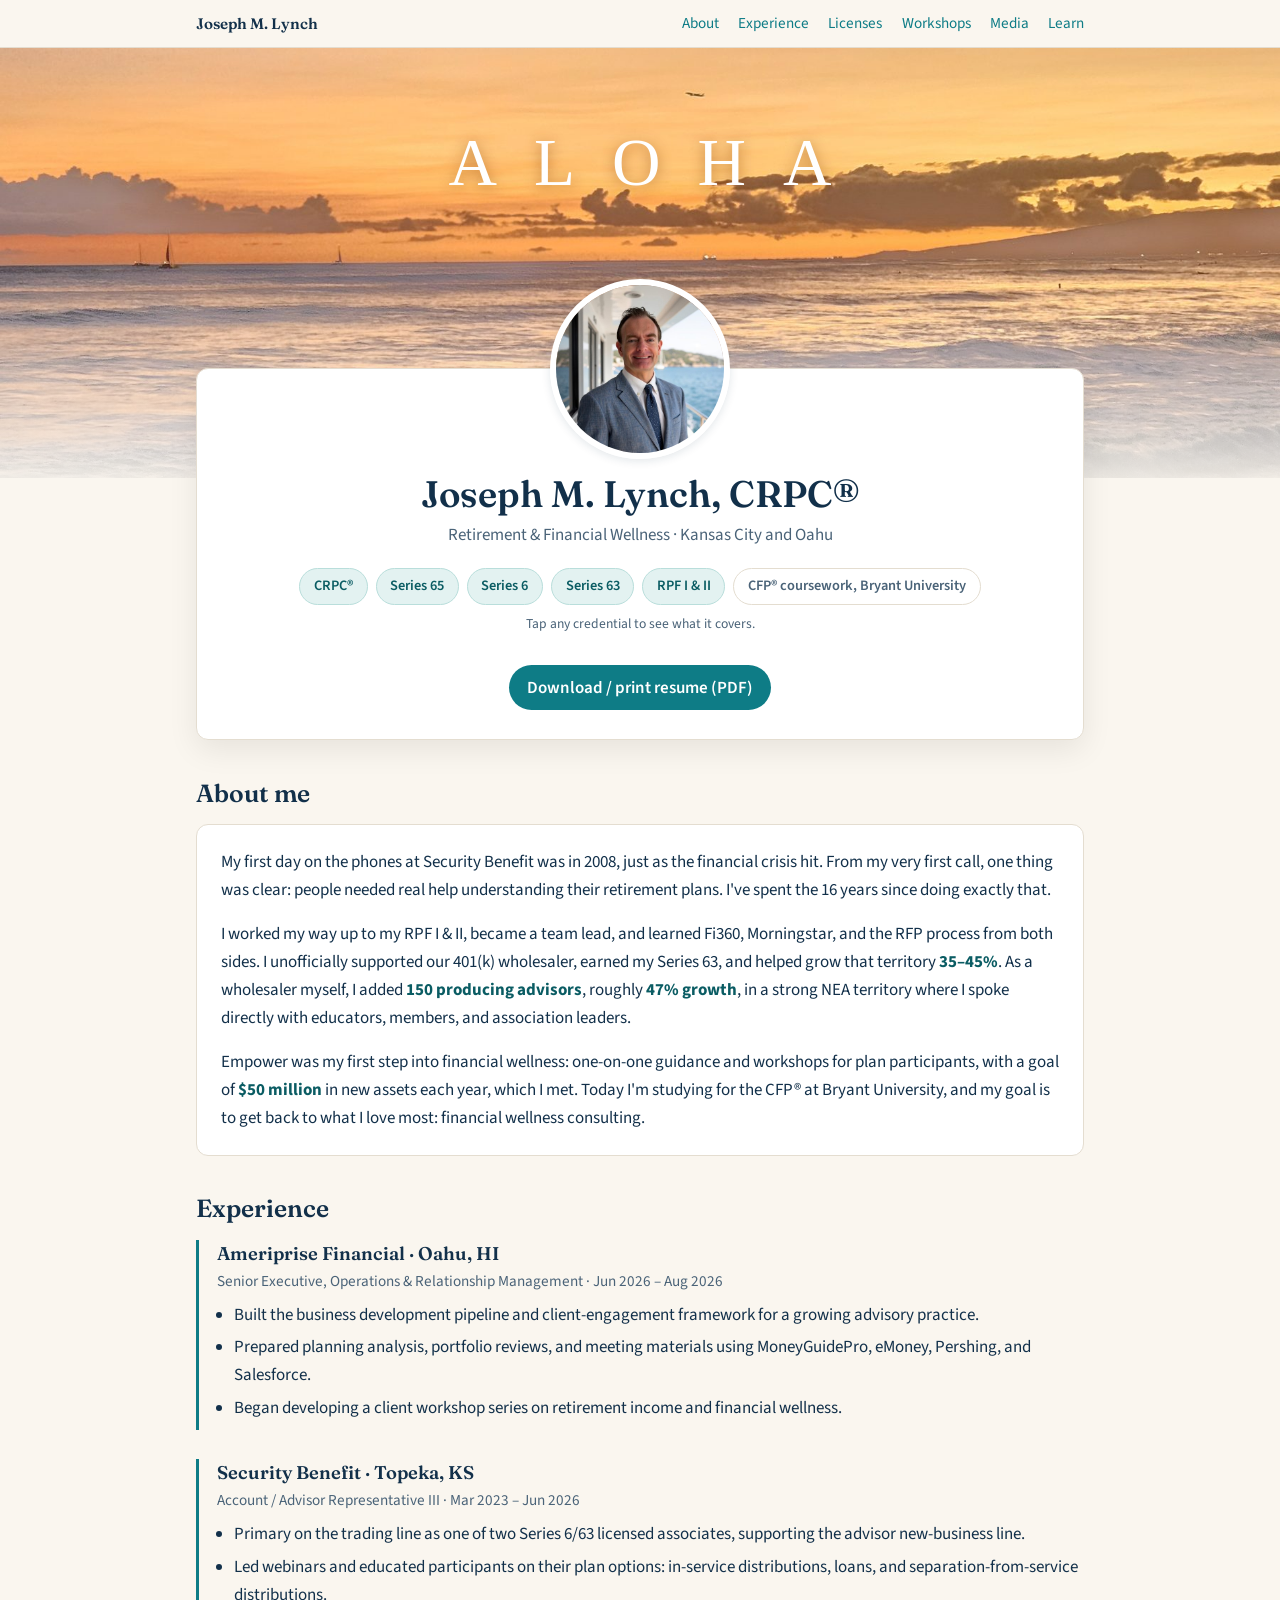
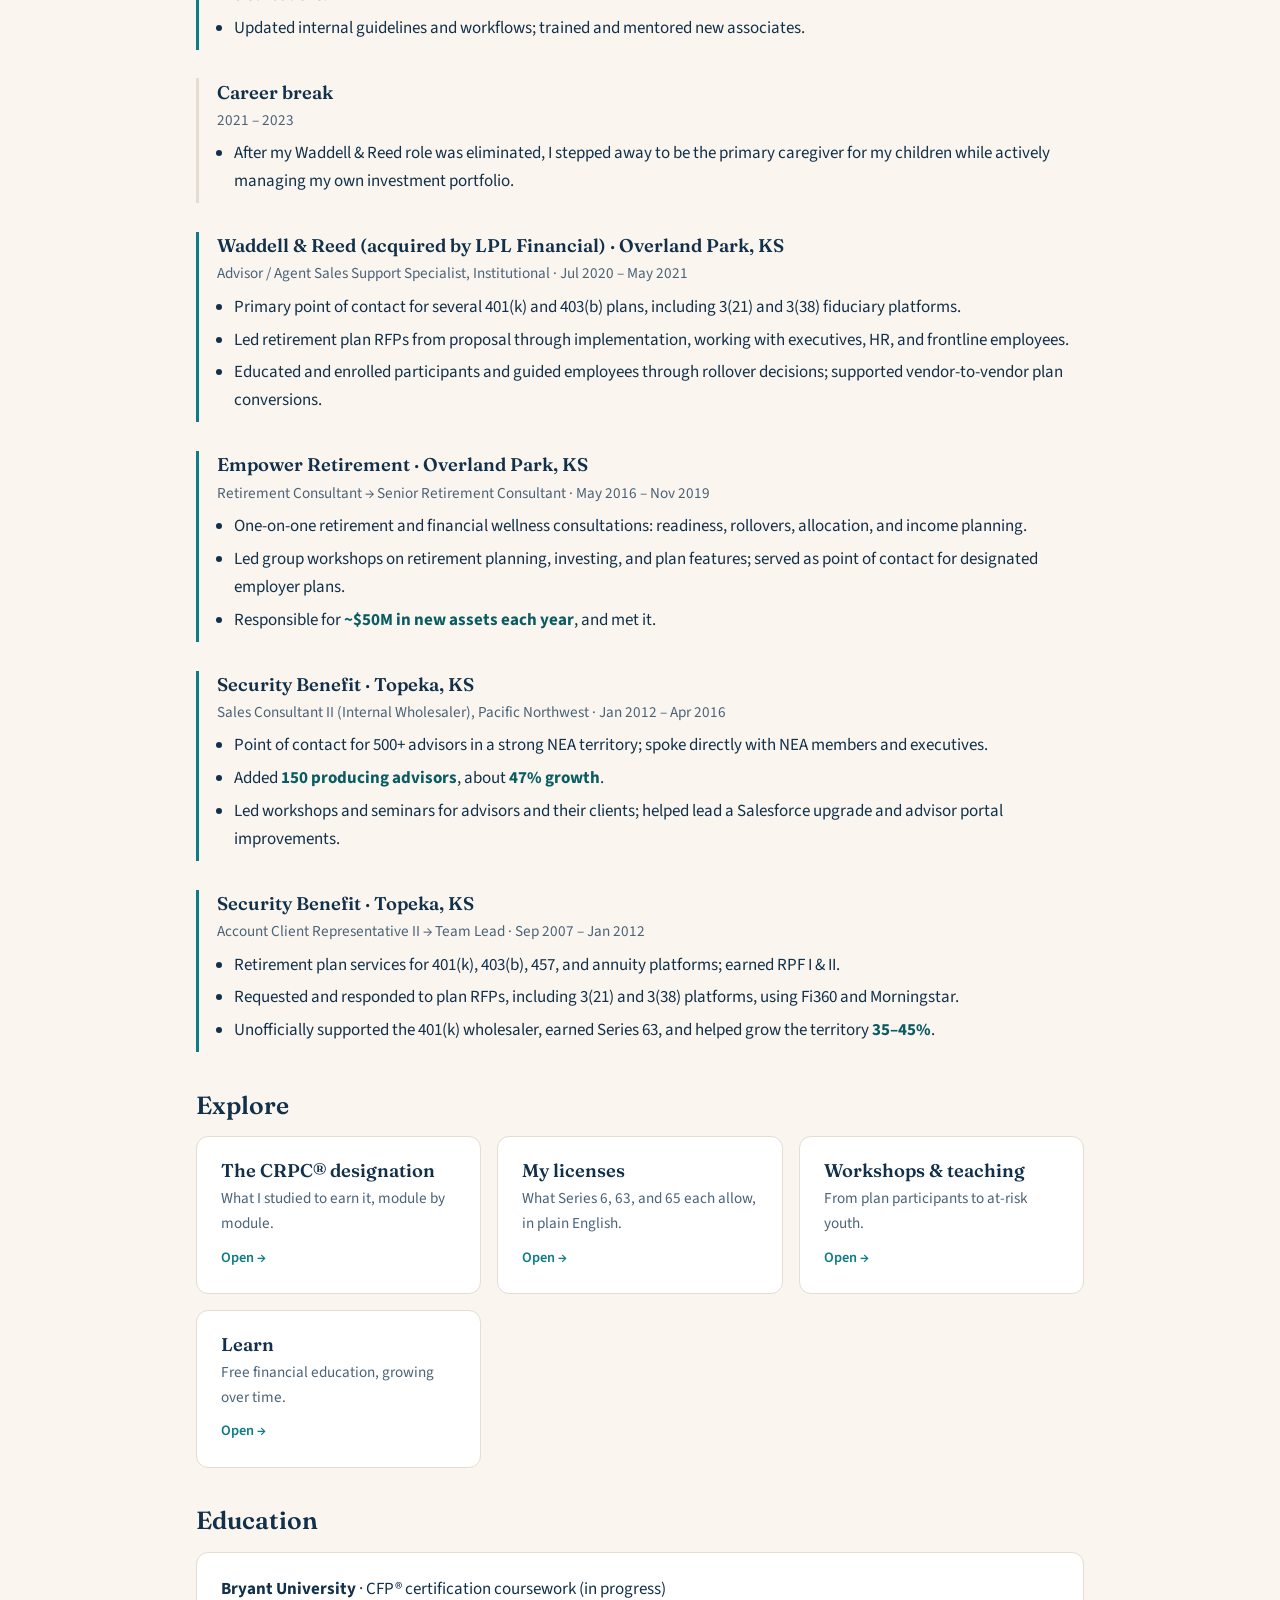
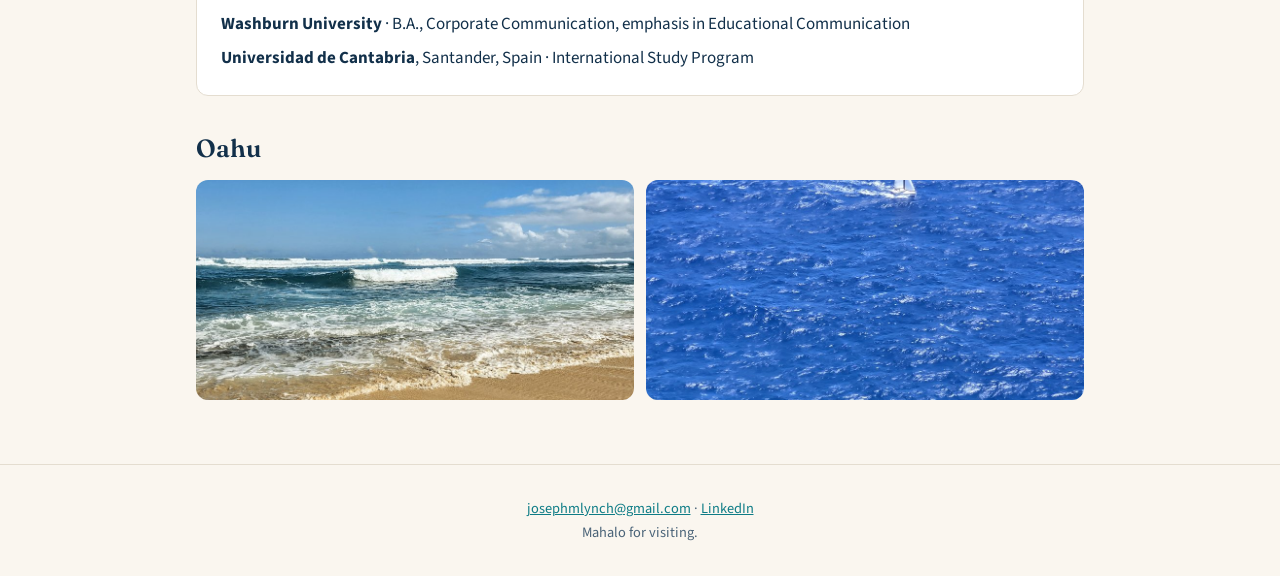
<file: index.html>
<!doctype html>
<html lang="en">
<head>
<meta charset="utf-8">
<meta name="viewport" content="width=device-width, initial-scale=1">
<title>Joseph M. Lynch, CRPC® | Retirement & Financial Wellness</title>
<meta name="description" content="Open resume of Joseph M. Lynch, CRPC®: 16+ years in retirement plans and financial wellness education.">
<link rel="preconnect" href="https://fonts.googleapis.com">
<link href="https://fonts.googleapis.com/css2?family=Fraunces:wght@600&family=Source+Sans+3:wght@400;600;700&display=swap" rel="stylesheet">
<link rel="stylesheet" href="style.css">
</head>
<body>
<nav class="nav"><div class="nav-inner">
  <a class="brand" href="index.html">Joseph M. Lynch</a>
  <a href="#about">About</a>
  <a href="#experience">Experience</a>
  <a href="licenses.html">Licenses</a>
  <a href="workshops.html">Workshops</a>
  <a href="media.html">Media</a>
  <a href="learn.html">Learn</a>
</div></nav>

<div class="banner" role="img" aria-label="Sunset over the ocean on Oahu">
  <p class="banner-aloha" aria-label="Aloha"><span>A</span><span>L</span><span>O</span><span>H</span><span>A</span></p>
</div>

<main class="wrap">
  <header class="hero profile">
    <img class="headshot" src="headshot.jpg" alt="Joseph Lynch">
    <h1>Joseph M. Lynch, CRPC®</h1>
    <p class="tagline">Retirement &amp; Financial Wellness · Kansas City and Oahu</p>
    <ul class="badges">
      <li><a class="badge" href="crpc.html">CRPC®</a></li>
      <li><a class="badge" href="licenses.html#s65">Series 65</a></li>
      <li><a class="badge" href="licenses.html#s6">Series 6</a></li>
      <li><a class="badge" href="licenses.html#s63">Series 63</a></li>
      <li><a class="badge" href="crpc.html#rpf">RPF I &amp; II</a></li>
      <li><span class="badge plain">CFP® coursework, Bryant University</span></li>
    </ul>
    <p class="hint">Tap any credential to see what it covers.</p>
    <a class="btn" href="Joseph-Lynch-Resume.pdf" target="_blank" rel="noopener">Download / print resume (PDF)</a>
  </header>

  <section id="about">
    <h2>About me</h2>
    <div class="card about">
      <p>My first day on the phones at Security Benefit was in 2008, just as the financial crisis hit. From my very first call, one thing was clear: people needed real help understanding their retirement plans. I've spent the 16 years since doing exactly that.</p>
      <p>I worked my way up to my RPF I &amp; II, became a team lead, and learned Fi360, Morningstar, and the RFP process from both sides. I unofficially supported our 401(k) wholesaler, earned my Series 63, and helped grow that territory <span class="stat">35–45%</span>. As a wholesaler myself, I added <span class="stat">150 producing advisors</span>, roughly <span class="stat">47% growth</span>, in a strong NEA territory where I spoke directly with educators, members, and association leaders.</p>
      <p>Empower was my first step into financial wellness: one-on-one guidance and workshops for plan participants, with a goal of <span class="stat">$50 million</span> in new assets each year, which I met. Today I'm studying for the CFP® at Bryant University, and my goal is to get back to what I love most: financial wellness consulting.</p>
    </div>
  </section>

  <section id="experience">
    <h2>Experience</h2>

    <div class="job">
      <h3>Ameriprise Financial · Oahu, HI</h3>
      <div class="meta">Senior Executive, Operations &amp; Relationship Management · Jun 2026 – Aug 2026</div>
      <ul>
        <li>Built the business development pipeline and client-engagement framework for a growing advisory practice.</li>
        <li>Prepared planning analysis, portfolio reviews, and meeting materials using MoneyGuidePro, eMoney, Pershing, and Salesforce.</li>
        <li>Began developing a client workshop series on retirement income and financial wellness.</li>
      </ul>
    </div>

    <div class="job">
      <h3>Security Benefit · Topeka, KS</h3>
      <div class="meta">Account / Advisor Representative III · Mar 2023 – Jun 2026</div>
      <ul>
        <li>Primary on the trading line as one of two Series 6/63 licensed associates, supporting the advisor new-business line.</li>
        <li>Led webinars and educated participants on their plan options: in-service distributions, loans, and separation-from-service distributions.</li>
        <li>Updated internal guidelines and workflows; trained and mentored new associates.</li>
      </ul>
    </div>

    <div class="job break">
      <h3>Career break</h3>
      <div class="meta">2021 – 2023</div>
      <ul>
        <li>After my Waddell &amp; Reed role was eliminated, I stepped away to be the primary caregiver for my children while actively managing my own investment portfolio.</li>
      </ul>
    </div>

    <div class="job">
      <h3>Waddell &amp; Reed (acquired by LPL Financial) · Overland Park, KS</h3>
      <div class="meta">Advisor / Agent Sales Support Specialist, Institutional · Jul 2020 – May 2021</div>
      <ul>
        <li>Primary point of contact for several 401(k) and 403(b) plans, including 3(21) and 3(38) fiduciary platforms.</li>
        <li>Led retirement plan RFPs from proposal through implementation, working with executives, HR, and frontline employees.</li>
        <li>Educated and enrolled participants and guided employees through rollover decisions; supported vendor-to-vendor plan conversions.</li>
      </ul>
    </div>

    <div class="job">
      <h3>Empower Retirement · Overland Park, KS</h3>
      <div class="meta">Retirement Consultant → Senior Retirement Consultant · May 2016 – Nov 2019</div>
      <ul>
        <li>One-on-one retirement and financial wellness consultations: readiness, rollovers, allocation, and income planning.</li>
        <li>Led group workshops on retirement planning, investing, and plan features; served as point of contact for designated employer plans.</li>
        <li>Responsible for <span class="stat">~$50M in new assets each year</span>, and met it.</li>
      </ul>
    </div>

    <div class="job">
      <h3>Security Benefit · Topeka, KS</h3>
      <div class="meta">Sales Consultant II (Internal Wholesaler), Pacific Northwest · Jan 2012 – Apr 2016</div>
      <ul>
        <li>Point of contact for 500+ advisors in a strong NEA territory; spoke directly with NEA members and executives.</li>
        <li>Added <span class="stat">150 producing advisors</span>, about <span class="stat">47% growth</span>.</li>
        <li>Led workshops and seminars for advisors and their clients; helped lead a Salesforce upgrade and advisor portal improvements.</li>
      </ul>
    </div>

    <div class="job">
      <h3>Security Benefit · Topeka, KS</h3>
      <div class="meta">Account Client Representative II → Team Lead · Sep 2007 – Jan 2012</div>
      <ul>
        <li>Retirement plan services for 401(k), 403(b), 457, and annuity platforms; earned RPF I &amp; II.</li>
        <li>Requested and responded to plan RFPs, including 3(21) and 3(38) platforms, using Fi360 and Morningstar.</li>
        <li>Unofficially supported the 401(k) wholesaler, earned Series 63, and helped grow the territory <span class="stat">35–45%</span>.</li>
      </ul>
    </div>
  </section>

  <section>
    <h2>Explore</h2>
    <div class="grid">
      <a class="card tile" href="crpc.html"><h3>The CRPC® designation</h3><p>What I studied to earn it, module by module.</p><span class="go">Open →</span></a>
      <a class="card tile" href="licenses.html"><h3>My licenses</h3><p>What Series 6, 63, and 65 each allow, in plain English.</p><span class="go">Open →</span></a>
      <a class="card tile" href="workshops.html"><h3>Workshops &amp; teaching</h3><p>From plan participants to at-risk youth.</p><span class="go">Open →</span></a>
      <a class="card tile" href="learn.html"><h3>Learn</h3><p>Free financial education, growing over time.</p><span class="go">Open →</span></a>
    </div>
  </section>

  <section>
    <h2>Education</h2>
    <div class="card">
      <p style="margin:0 0 .4rem"><b>Bryant University</b> · CFP® certification coursework (in progress)</p>
      <p style="margin:0 0 .4rem"><b>Washburn University</b> · B.A., Corporate Communication, emphasis in Educational Communication</p>
      <p style="margin:0"><b>Universidad de Cantabria</b>, Santander, Spain · International Study Program</p>
    </div>
  </section>

  <section>
    <h2>Oahu</h2>
    <div class="photos">
      <img src="beach.jpg" alt="Waves rolling onto a sandy beach on Oahu">
      <img src="sailboat.jpg" alt="A sailboat on deep blue water off Oahu">
    </div>
  </section>
</main>

<footer>
  <a href="mailto:josephmlynch@gmail.com">josephmlynch@gmail.com</a> ·
  <a href="https://www.linkedin.com/in/jmlynchcrpc-financial">LinkedIn</a><br>
  Mahalo for visiting.
</footer>
</body>
</html>
</file>
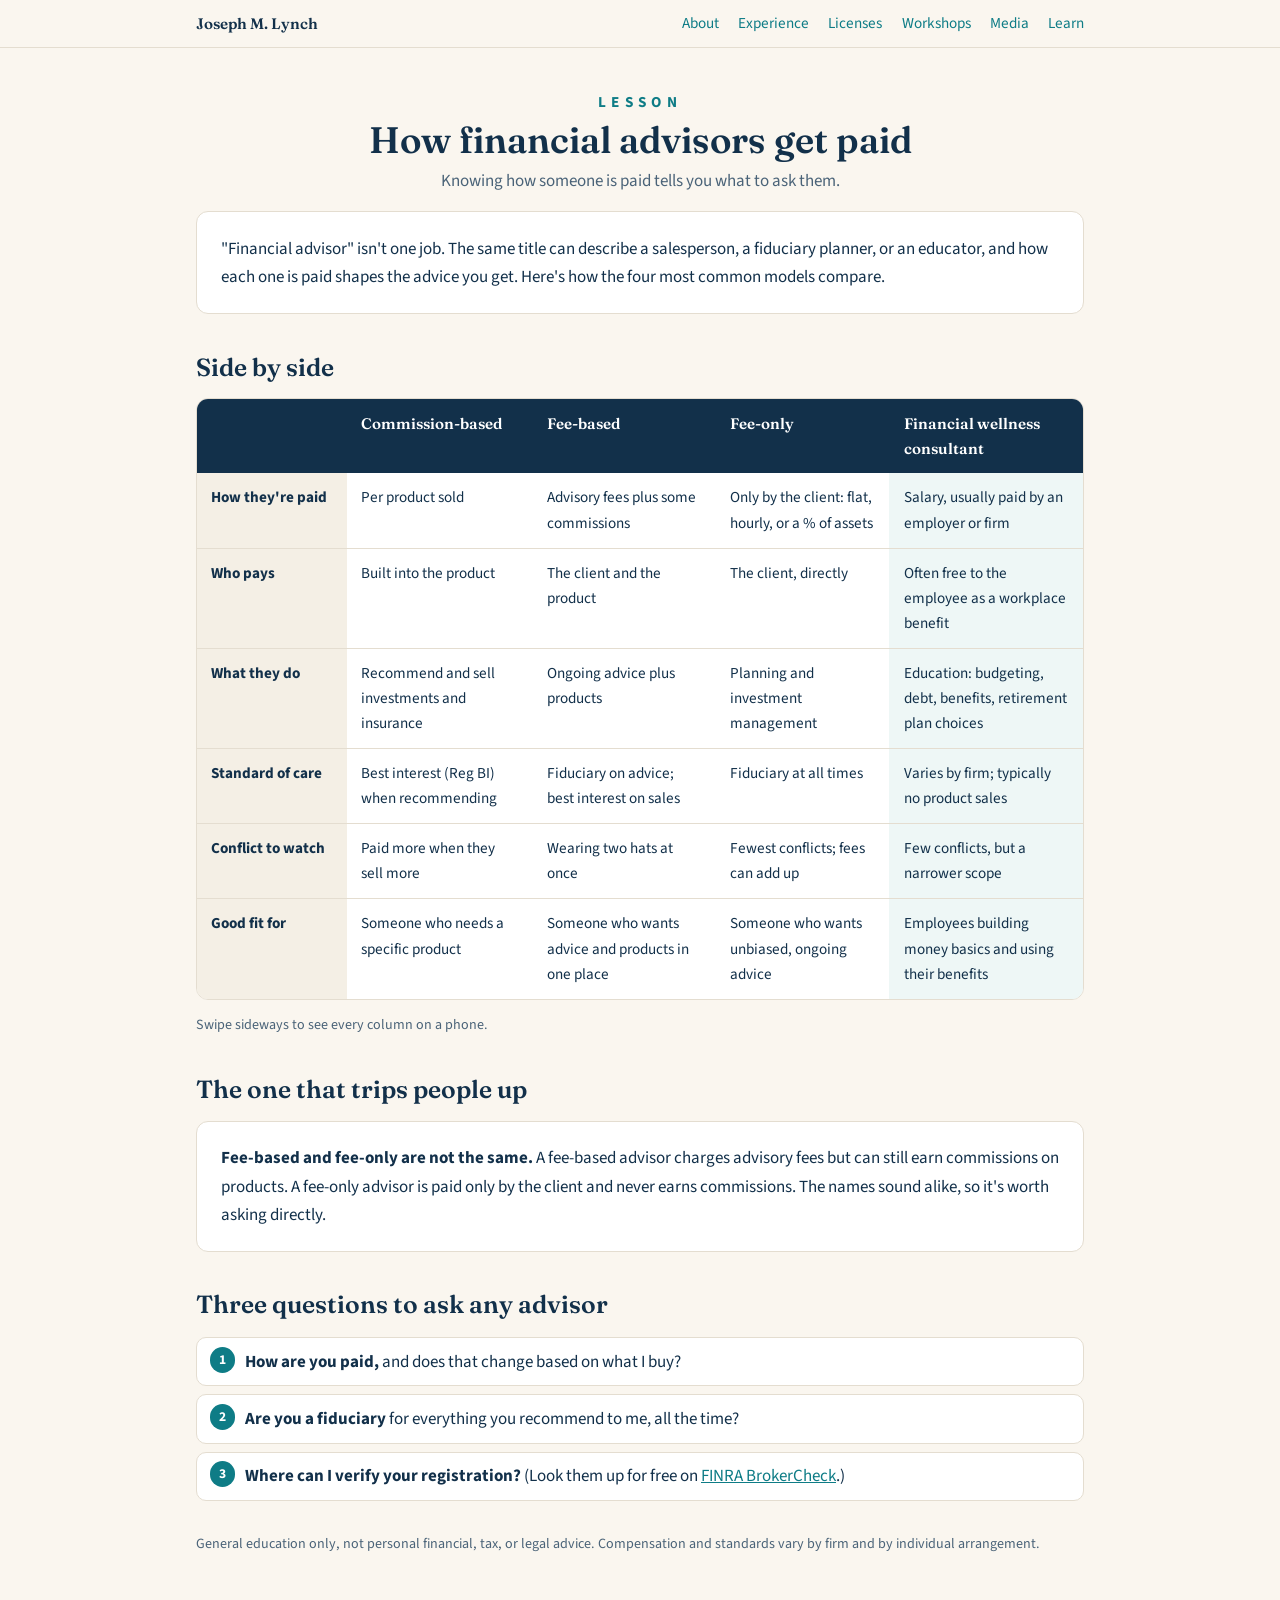
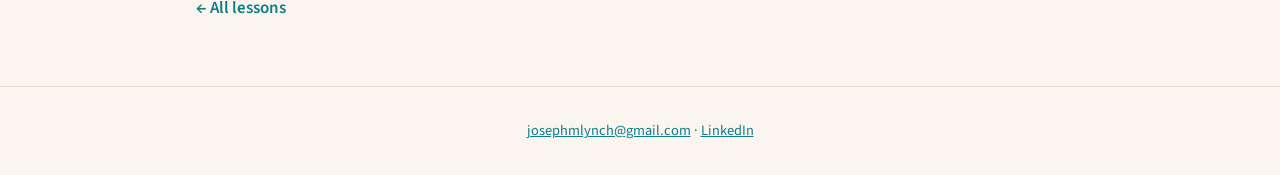
<file: advisor-pay.html>
<!doctype html>
<html lang="en">
<head>
<meta charset="utf-8">
<meta name="viewport" content="width=device-width, initial-scale=1">
<title>How Financial Advisors Get Paid | Joseph M. Lynch</title>
<meta name="description" content="A plain-English comparison of commission-based, fee-based, fee-only, and financial wellness professionals.">
<link rel="preconnect" href="https://fonts.googleapis.com">
<link href="https://fonts.googleapis.com/css2?family=Fraunces:wght@600&family=Source+Sans+3:wght@400;600;700&display=swap" rel="stylesheet">
<link rel="stylesheet" href="style.css">
</head>
<body>
<nav class="nav"><div class="nav-inner">
  <a class="brand" href="index.html">Joseph M. Lynch</a>
  <a href="index.html#about">About</a>
  <a href="index.html#experience">Experience</a>
  <a href="licenses.html">Licenses</a>
  <a href="workshops.html">Workshops</a>
  <a href="media.html">Media</a>
  <a href="learn.html">Learn</a>
</div></nav>

<main class="wrap">
  <header class="hero">
    <div class="aloha">LESSON</div>
    <h1>How financial advisors get paid</h1>
    <p class="tagline">Knowing how someone is paid tells you what to ask them.</p>
  </header>

  <div class="card">
    <p style="margin:0">"Financial advisor" isn't one job. The same title can describe a salesperson, a fiduciary planner, or an educator, and how each one is paid shapes the advice you get. Here's how the four most common models compare.</p>
  </div>

  <h2>Side by side</h2>
  <div class="table-wrap">
    <table>
      <thead>
        <tr><th></th><th>Commission-based</th><th>Fee-based</th><th>Fee-only</th><th>Financial wellness consultant</th></tr>
      </thead>
      <tbody>
        <tr><th>How they're paid</th><td>Per product sold</td><td>Advisory fees plus some commissions</td><td>Only by the client: flat, hourly, or a % of assets</td><td class="hl">Salary, usually paid by an employer or firm</td></tr>
        <tr><th>Who pays</th><td>Built into the product</td><td>The client and the product</td><td>The client, directly</td><td class="hl">Often free to the employee as a workplace benefit</td></tr>
        <tr><th>What they do</th><td>Recommend and sell investments and insurance</td><td>Ongoing advice plus products</td><td>Planning and investment management</td><td class="hl">Education: budgeting, debt, benefits, retirement plan choices</td></tr>
        <tr><th>Standard of care</th><td>Best interest (Reg BI) when recommending</td><td>Fiduciary on advice; best interest on sales</td><td>Fiduciary at all times</td><td class="hl">Varies by firm; typically no product sales</td></tr>
        <tr><th>Conflict to watch</th><td>Paid more when they sell more</td><td>Wearing two hats at once</td><td>Fewest conflicts; fees can add up</td><td class="hl">Few conflicts, but a narrower scope</td></tr>
        <tr><th>Good fit for</th><td>Someone who needs a specific product</td><td>Someone who wants advice and products in one place</td><td>Someone who wants unbiased, ongoing advice</td><td class="hl">Employees building money basics and using their benefits</td></tr>
      </tbody>
    </table>
  </div>
  <p class="note">Swipe sideways to see every column on a phone.</p>

  <h2>The one that trips people up</h2>
  <div class="card">
    <p style="margin:0"><b>Fee-based and fee-only are not the same.</b> A fee-based advisor charges advisory fees but can still earn commissions on products. A fee-only advisor is paid only by the client and never earns commissions. The names sound alike, so it's worth asking directly.</p>
  </div>

  <h2>Three questions to ask any advisor</h2>
  <ol class="modules">
    <li><b>How are you paid,</b> and does that change based on what I buy?</li>
    <li><b>Are you a fiduciary</b> for everything you recommend to me, all the time?</li>
    <li><b>Where can I verify your registration?</b> (Look them up for free on <a href="https://brokercheck.finra.org/" target="_blank" rel="noopener">FINRA BrokerCheck</a>.)</li>
  </ol>

  <p class="note" style="margin-top:2rem">General education only, not personal financial, tax, or legal advice. Compensation and standards vary by firm and by individual arrangement.</p>
  <a class="back" href="learn.html">← All lessons</a>
</main>

<footer>
  <a href="mailto:josephmlynch@gmail.com">josephmlynch@gmail.com</a> ·
  <a href="https://www.linkedin.com/in/jmlynchcrpc-financial">LinkedIn</a>
</footer>
</body>
</html>
</file>
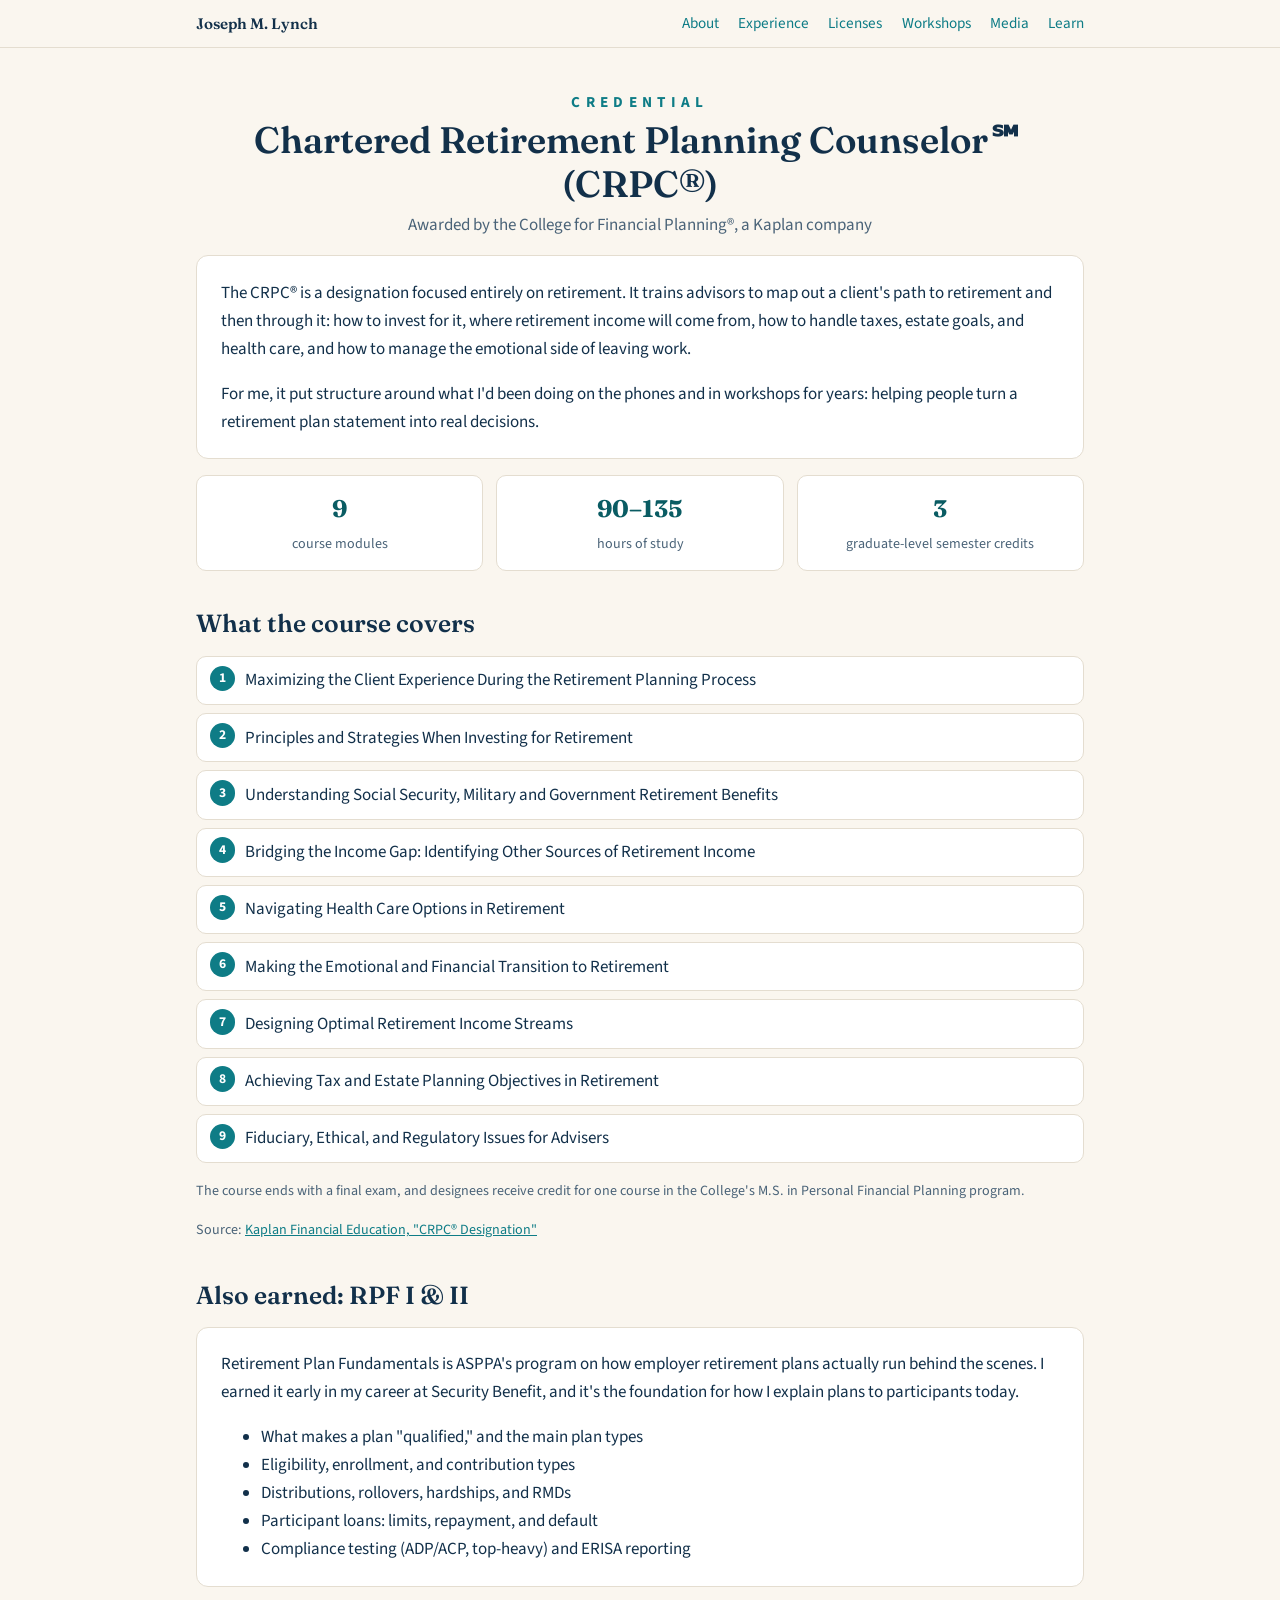
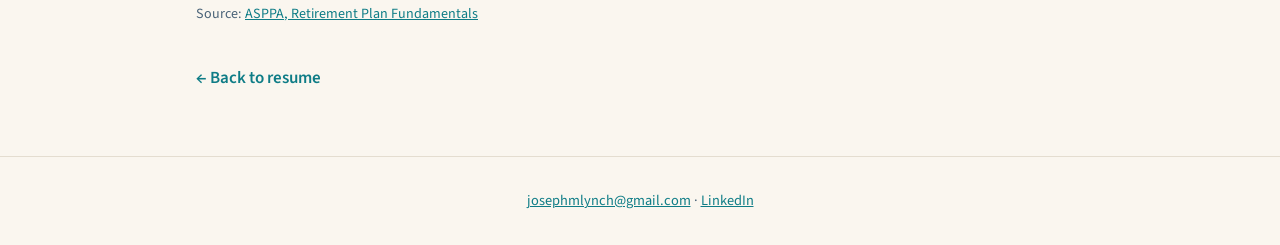
<file: crpc.html>
<!doctype html>
<html lang="en">
<head>
<meta charset="utf-8">
<meta name="viewport" content="width=device-width, initial-scale=1">
<title>The CRPC® Designation | Joseph M. Lynch</title>
<link rel="preconnect" href="https://fonts.googleapis.com">
<link href="https://fonts.googleapis.com/css2?family=Fraunces:wght@600&family=Source+Sans+3:wght@400;600;700&display=swap" rel="stylesheet">
<link rel="stylesheet" href="style.css">
</head>
<body>
<nav class="nav"><div class="nav-inner">
  <a class="brand" href="index.html">Joseph M. Lynch</a>
  <a href="index.html#about">About</a>
  <a href="index.html#experience">Experience</a>
  <a href="licenses.html">Licenses</a>
  <a href="workshops.html">Workshops</a>
  <a href="media.html">Media</a>
  <a href="learn.html">Learn</a>
</div></nav>

<main class="wrap">
  <header class="hero">
    <div class="aloha">CREDENTIAL</div>
    <h1>Chartered Retirement Planning Counselor℠ (CRPC®)</h1>
    <p class="tagline">Awarded by the College for Financial Planning®, a Kaplan company</p>
  </header>

  <div class="card">
    <p style="margin-top:0">The CRPC® is a designation focused entirely on retirement. It trains advisors to map out a client's path to retirement and then through it: how to invest for it, where retirement income will come from, how to handle taxes, estate goals, and health care, and how to manage the emotional side of leaving work.</p>
    <p style="margin-bottom:0">For me, it put structure around what I'd been doing on the phones and in workshops for years: helping people turn a retirement plan statement into real decisions.</p>
  </div>

  <div class="facts">
    <div class="fact"><b>9</b><span>course modules</span></div>
    <div class="fact"><b>90–135</b><span>hours of study</span></div>
    <div class="fact"><b>3</b><span>graduate-level semester credits</span></div>
  </div>

  <h2>What the course covers</h2>
  <ol class="modules">
    <li>Maximizing the Client Experience During the Retirement Planning Process</li>
    <li>Principles and Strategies When Investing for Retirement</li>
    <li>Understanding Social Security, Military and Government Retirement Benefits</li>
    <li>Bridging the Income Gap: Identifying Other Sources of Retirement Income</li>
    <li>Navigating Health Care Options in Retirement</li>
    <li>Making the Emotional and Financial Transition to Retirement</li>
    <li>Designing Optimal Retirement Income Streams</li>
    <li>Achieving Tax and Estate Planning Objectives in Retirement</li>
    <li>Fiduciary, Ethical, and Regulatory Issues for Advisers</li>
  </ol>
  <p class="note">The course ends with a final exam, and designees receive credit for one course in the College's M.S. in Personal Financial Planning program.</p>
  <p class="source">Source: <a href="https://www.kaplanfinancial.com/resources/career-advancement/crpc-designation" target="_blank" rel="noopener">Kaplan Financial Education, "CRPC® Designation"</a></p>

  <h2 id="rpf">Also earned: RPF I &amp; II</h2>
  <div class="card">
    <p style="margin-top:0">Retirement Plan Fundamentals is ASPPA's program on how employer retirement plans actually run behind the scenes. I earned it early in my career at Security Benefit, and it's the foundation for how I explain plans to participants today.</p>
    <ul style="margin-bottom:0">
      <li>What makes a plan "qualified," and the main plan types</li>
      <li>Eligibility, enrollment, and contribution types</li>
      <li>Distributions, rollovers, hardships, and RMDs</li>
      <li>Participant loans: limits, repayment, and default</li>
      <li>Compliance testing (ADP/ACP, top-heavy) and ERISA reporting</li>
    </ul>
  </div>
  <p class="source">Source: <a href="https://www.asppa-net.org/certificates-credentials/rpf/" target="_blank" rel="noopener">ASPPA, Retirement Plan Fundamentals</a></p>

  <a class="back" href="index.html">← Back to resume</a>
</main>

<footer>
  <a href="mailto:josephmlynch@gmail.com">josephmlynch@gmail.com</a> ·
  <a href="https://www.linkedin.com/in/jmlynchcrpc-financial">LinkedIn</a>
</footer>
</body>
</html>
</file>
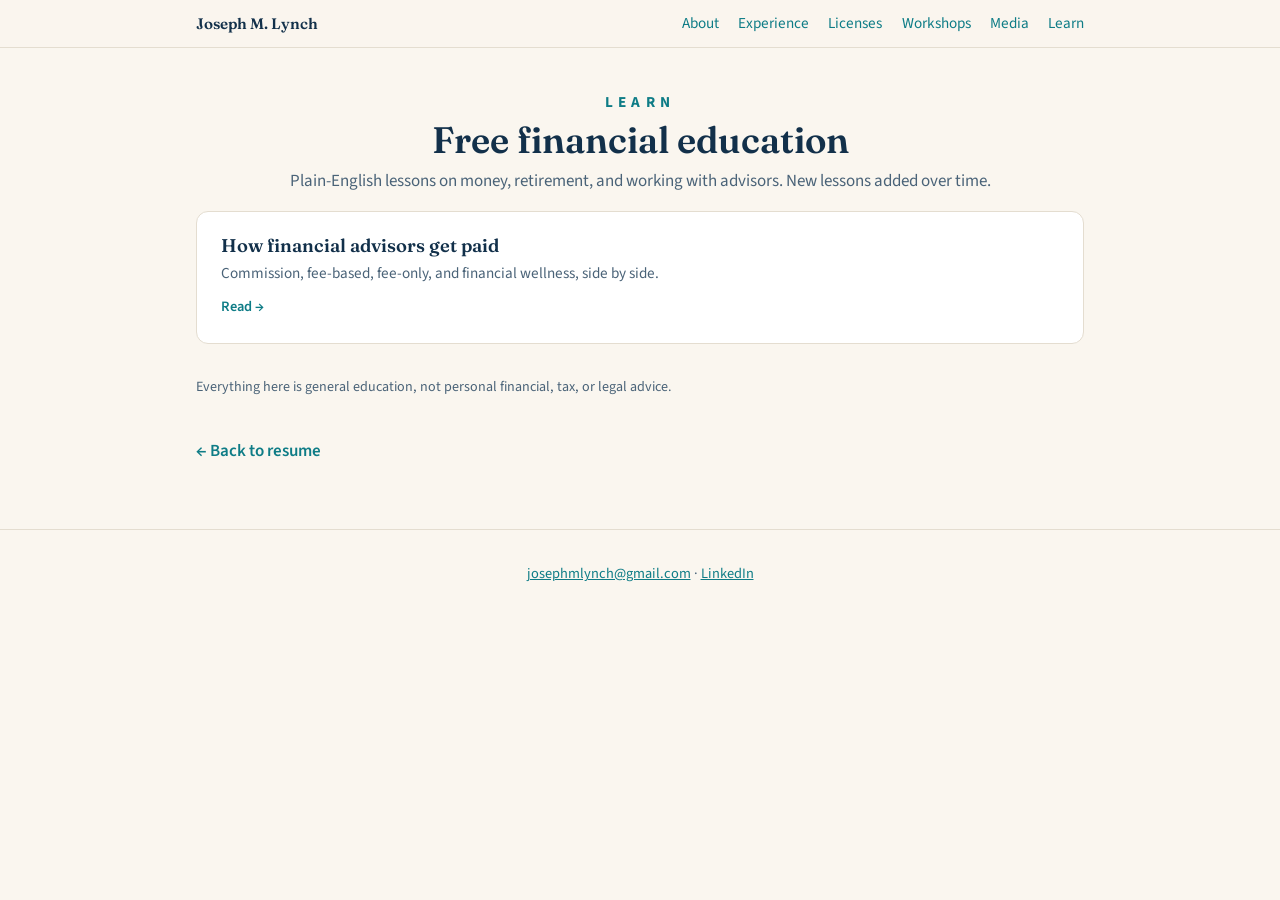
<file: learn.html>
<!doctype html>
<html lang="en">
<head>
<meta charset="utf-8">
<meta name="viewport" content="width=device-width, initial-scale=1">
<title>Learn | Joseph M. Lynch</title>
<link rel="preconnect" href="https://fonts.googleapis.com">
<link href="https://fonts.googleapis.com/css2?family=Fraunces:wght@600&family=Source+Sans+3:wght@400;600;700&display=swap" rel="stylesheet">
<link rel="stylesheet" href="style.css">
</head>
<body>
<nav class="nav"><div class="nav-inner">
  <a class="brand" href="index.html">Joseph M. Lynch</a>
  <a href="index.html#about">About</a>
  <a href="index.html#experience">Experience</a>
  <a href="licenses.html">Licenses</a>
  <a href="workshops.html">Workshops</a>
  <a href="media.html">Media</a>
  <a href="learn.html">Learn</a>
</div></nav>

<main class="wrap">
  <header class="hero">
    <div class="aloha">LEARN</div>
    <h1>Free financial education</h1>
    <p class="tagline">Plain-English lessons on money, retirement, and working with advisors. New lessons added over time.</p>
  </header>

  <div class="grid">
    <!-- LESSONS: to add a lesson, copy one <a> block below and change the link, title, and description -->
    <a class="card tile" href="advisor-pay.html">
      <h3>How financial advisors get paid</h3>
      <p>Commission, fee-based, fee-only, and financial wellness, side by side.</p>
      <span class="go">Read →</span>
    </a>
  </div>

  <p class="note" style="margin-top:2rem">Everything here is general education, not personal financial, tax, or legal advice.</p>
  <a class="back" href="index.html">← Back to resume</a>
</main>

<footer>
  <a href="mailto:josephmlynch@gmail.com">josephmlynch@gmail.com</a> ·
  <a href="https://www.linkedin.com/in/jmlynchcrpc-financial">LinkedIn</a>
</footer>
</body>
</html>
</file>
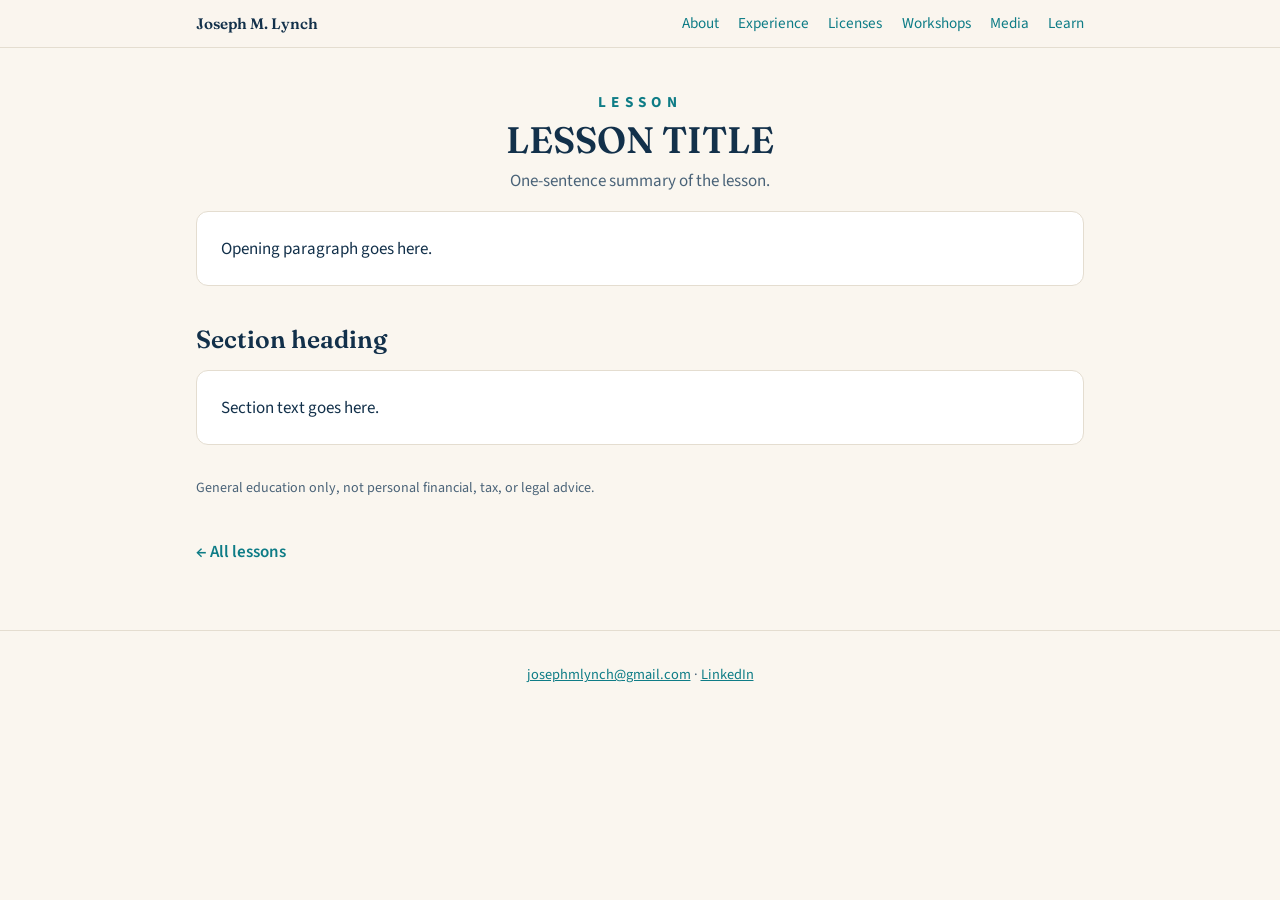
<file: lesson-template.html>
<!doctype html>
<html lang="en">
<head>
<meta charset="utf-8">
<meta name="viewport" content="width=device-width, initial-scale=1">
<title>LESSON TITLE | Joseph M. Lynch</title>
<link rel="preconnect" href="https://fonts.googleapis.com">
<link href="https://fonts.googleapis.com/css2?family=Fraunces:wght@600&family=Source+Sans+3:wght@400;600;700&display=swap" rel="stylesheet">
<link rel="stylesheet" href="style.css">
</head>
<body>
<nav class="nav"><div class="nav-inner">
  <a class="brand" href="index.html">Joseph M. Lynch</a>
  <a href="index.html#about">About</a>
  <a href="index.html#experience">Experience</a>
  <a href="licenses.html">Licenses</a>
  <a href="workshops.html">Workshops</a>
  <a href="media.html">Media</a>
  <a href="learn.html">Learn</a>
</div></nav>
<main class="wrap">
  <header class="hero">
    <div class="aloha">LESSON</div>
    <h1>LESSON TITLE</h1>
    <p class="tagline">One-sentence summary of the lesson.</p>
  </header>
  <div class="card">
    <p style="margin:0">Opening paragraph goes here.</p>
  </div>
  <h2>Section heading</h2>
  <div class="card">
    <p style="margin:0">Section text goes here.</p>
  </div>
  <p class="note" style="margin-top:2rem">General education only, not personal financial, tax, or legal advice.</p>
  <a class="back" href="learn.html">← All lessons</a>
</main>
<footer>
  <a href="mailto:josephmlynch@gmail.com">josephmlynch@gmail.com</a> ·
  <a href="https://www.linkedin.com/in/jmlynchcrpc-financial">LinkedIn</a>
</footer>
</body>
</html>
</file>
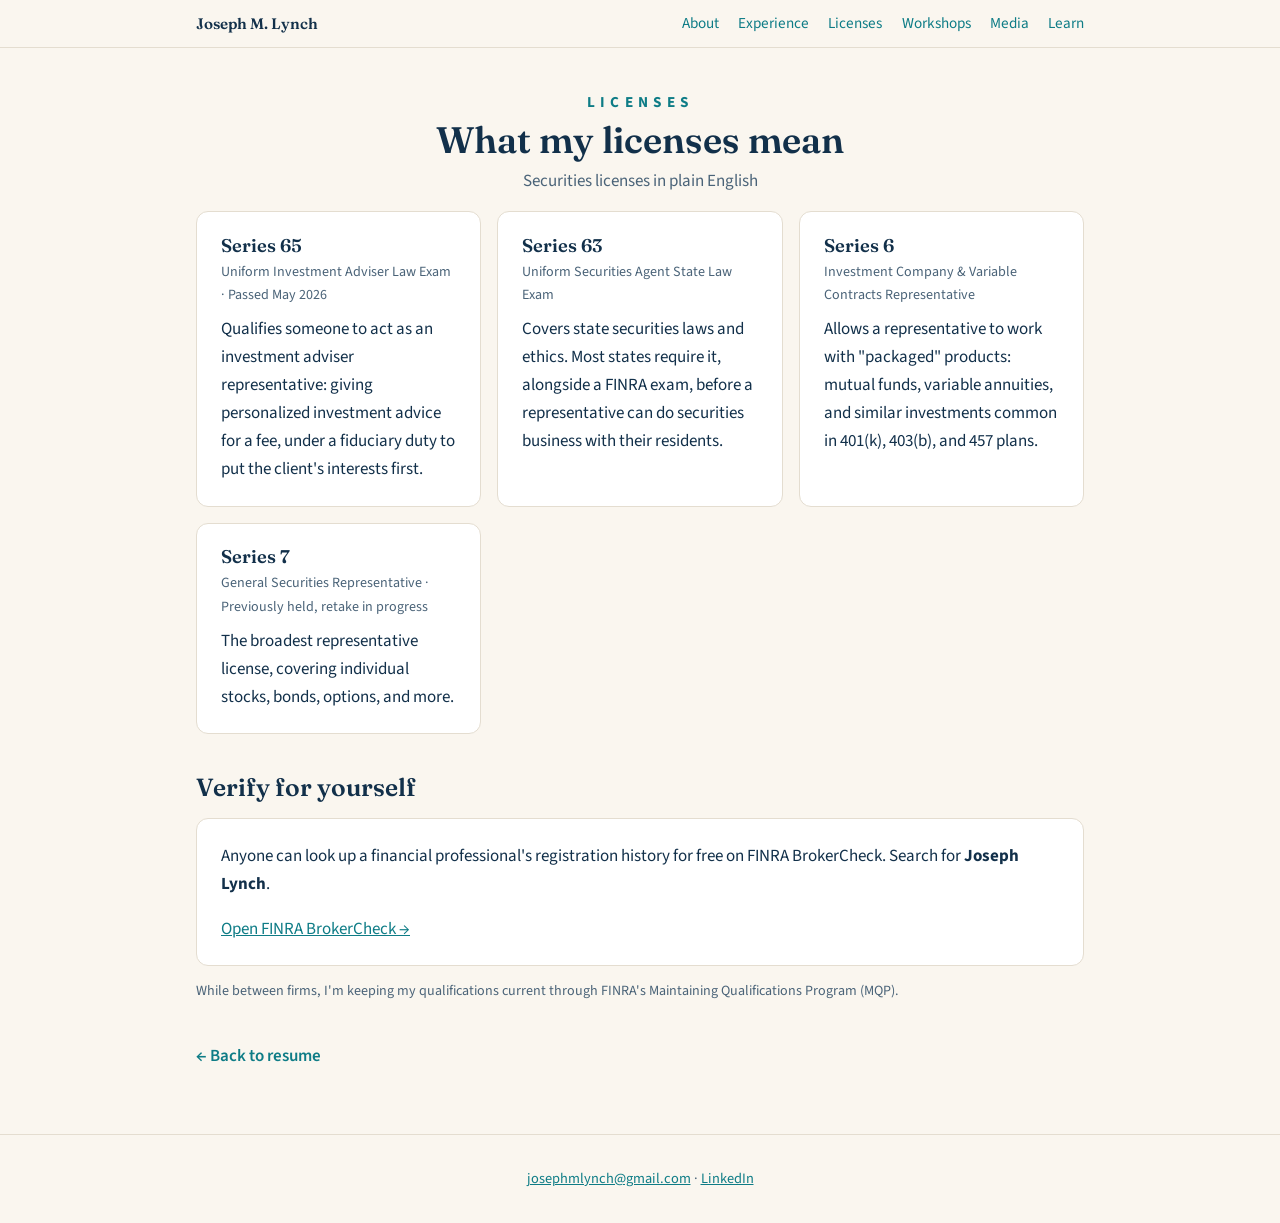
<file: licenses.html>
<!doctype html>
<html lang="en">
<head>
<meta charset="utf-8">
<meta name="viewport" content="width=device-width, initial-scale=1">
<title>Licenses | Joseph M. Lynch</title>
<link rel="preconnect" href="https://fonts.googleapis.com">
<link href="https://fonts.googleapis.com/css2?family=Fraunces:wght@600&family=Source+Sans+3:wght@400;600;700&display=swap" rel="stylesheet">
<link rel="stylesheet" href="style.css">
</head>
<body>
<nav class="nav"><div class="nav-inner">
  <a class="brand" href="index.html">Joseph M. Lynch</a>
  <a href="index.html#about">About</a>
  <a href="index.html#experience">Experience</a>
  <a href="licenses.html">Licenses</a>
  <a href="workshops.html">Workshops</a>
  <a href="media.html">Media</a>
  <a href="learn.html">Learn</a>
</div></nav>

<main class="wrap">
  <header class="hero">
    <div class="aloha">LICENSES</div>
    <h1>What my licenses mean</h1>
    <p class="tagline">Securities licenses in plain English</p>
  </header>

  <div class="grid">
    <div class="card" id="s65">
      <h3>Series 65</h3>
      <p class="note" style="margin:0 0 .5rem">Uniform Investment Adviser Law Exam · Passed May 2026</p>
      <p style="margin:0">Qualifies someone to act as an investment adviser representative: giving personalized investment advice for a fee, under a fiduciary duty to put the client's interests first.</p>
    </div>
    <div class="card" id="s63">
      <h3>Series 63</h3>
      <p class="note" style="margin:0 0 .5rem">Uniform Securities Agent State Law Exam</p>
      <p style="margin:0">Covers state securities laws and ethics. Most states require it, alongside a FINRA exam, before a representative can do securities business with their residents.</p>
    </div>
    <div class="card" id="s6">
      <h3>Series 6</h3>
      <p class="note" style="margin:0 0 .5rem">Investment Company &amp; Variable Contracts Representative</p>
      <p style="margin:0">Allows a representative to work with "packaged" products: mutual funds, variable annuities, and similar investments common in 401(k), 403(b), and 457 plans.</p>
    </div>
    <div class="card">
      <h3>Series 7</h3>
      <p class="note" style="margin:0 0 .5rem">General Securities Representative · Previously held, retake in progress</p>
      <p style="margin:0">The broadest representative license, covering individual stocks, bonds, options, and more.</p>
    </div>
  </div>

  <h2>Verify for yourself</h2>
  <div class="card">
    <p style="margin-top:0">Anyone can look up a financial professional's registration history for free on FINRA BrokerCheck. Search for <b>Joseph Lynch</b>.</p>
    <p style="margin-bottom:0"><a href="https://brokercheck.finra.org/" target="_blank" rel="noopener">Open FINRA BrokerCheck →</a></p>
  </div>
  <p class="note">While between firms, I'm keeping my qualifications current through FINRA's Maintaining Qualifications Program (MQP).</p>

  <a class="back" href="index.html">← Back to resume</a>
</main>

<footer>
  <a href="mailto:josephmlynch@gmail.com">josephmlynch@gmail.com</a> ·
  <a href="https://www.linkedin.com/in/jmlynchcrpc-financial">LinkedIn</a>
</footer>
</body>
</html>
</file>
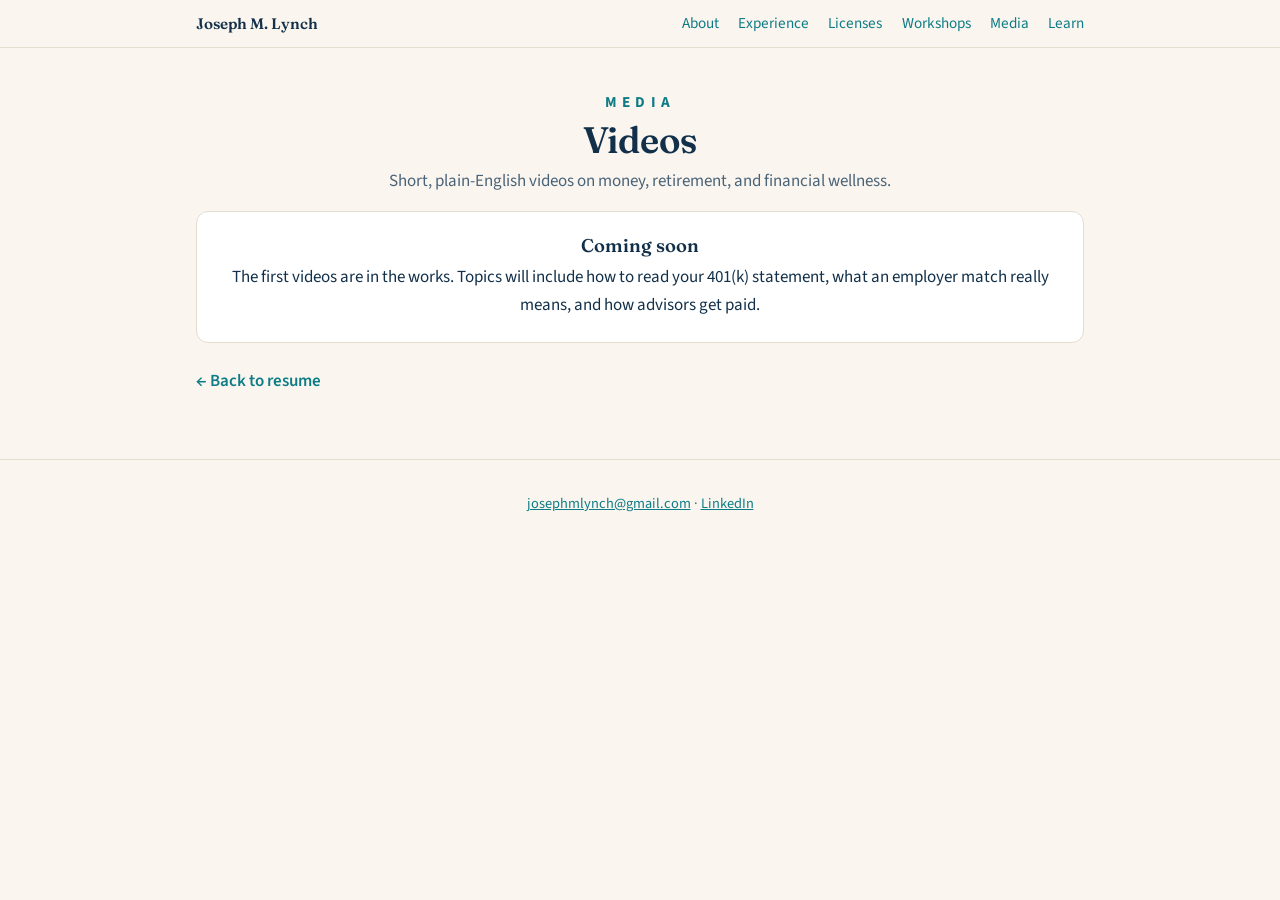
<file: media.html>
<!doctype html>
<html lang="en">
<head>
<meta charset="utf-8">
<meta name="viewport" content="width=device-width, initial-scale=1">
<title>Media | Joseph M. Lynch</title>
<link rel="preconnect" href="https://fonts.googleapis.com">
<link href="https://fonts.googleapis.com/css2?family=Fraunces:wght@600&family=Source+Sans+3:wght@400;600;700&display=swap" rel="stylesheet">
<link rel="stylesheet" href="style.css">
</head>
<body>
<nav class="nav"><div class="nav-inner">
  <a class="brand" href="index.html">Joseph M. Lynch</a>
  <a href="index.html#about">About</a>
  <a href="index.html#experience">Experience</a>
  <a href="licenses.html">Licenses</a>
  <a href="workshops.html">Workshops</a>
  <a href="media.html">Media</a>
  <a href="learn.html">Learn</a>
</div></nav>

<main class="wrap">
  <header class="hero">
    <div class="aloha">MEDIA</div>
    <h1>Videos</h1>
    <p class="tagline">Short, plain-English videos on money, retirement, and financial wellness.</p>
  </header>

  <div class="grid">
    <!--
      TO ADD A YOUTUBE VIDEO:
      1. On YouTube, click Share → Embed, and copy the address inside src="..."
         (it looks like https://www.youtube.com/embed/ABC123xyz).
      2. Copy the <div class="card video"> block below, paste the address into src,
         and change the title and description.
      3. Delete the "Coming soon" card once the first video is up.

      <div class="card video">
        <div class="frame"><iframe src="https://www.youtube.com/embed/VIDEO_ID" title="VIDEO TITLE" allowfullscreen loading="lazy"></iframe></div>
        <h3>VIDEO TITLE</h3>
        <p class="note" style="margin:0">One-line description.</p>
      </div>
    -->
    <div class="card" style="text-align:center">
      <h3>Coming soon</h3>
      <p style="margin:.4rem 0 0">The first videos are in the works. Topics will include how to read your 401(k) statement, what an employer match really means, and how advisors get paid.</p>
    </div>
  </div>

  <a class="back" href="index.html">← Back to resume</a>
</main>

<footer>
  <a href="mailto:josephmlynch@gmail.com">josephmlynch@gmail.com</a> ·
  <a href="https://www.linkedin.com/in/jmlynchcrpc-financial">LinkedIn</a>
</footer>
</body>
</html>
</file>
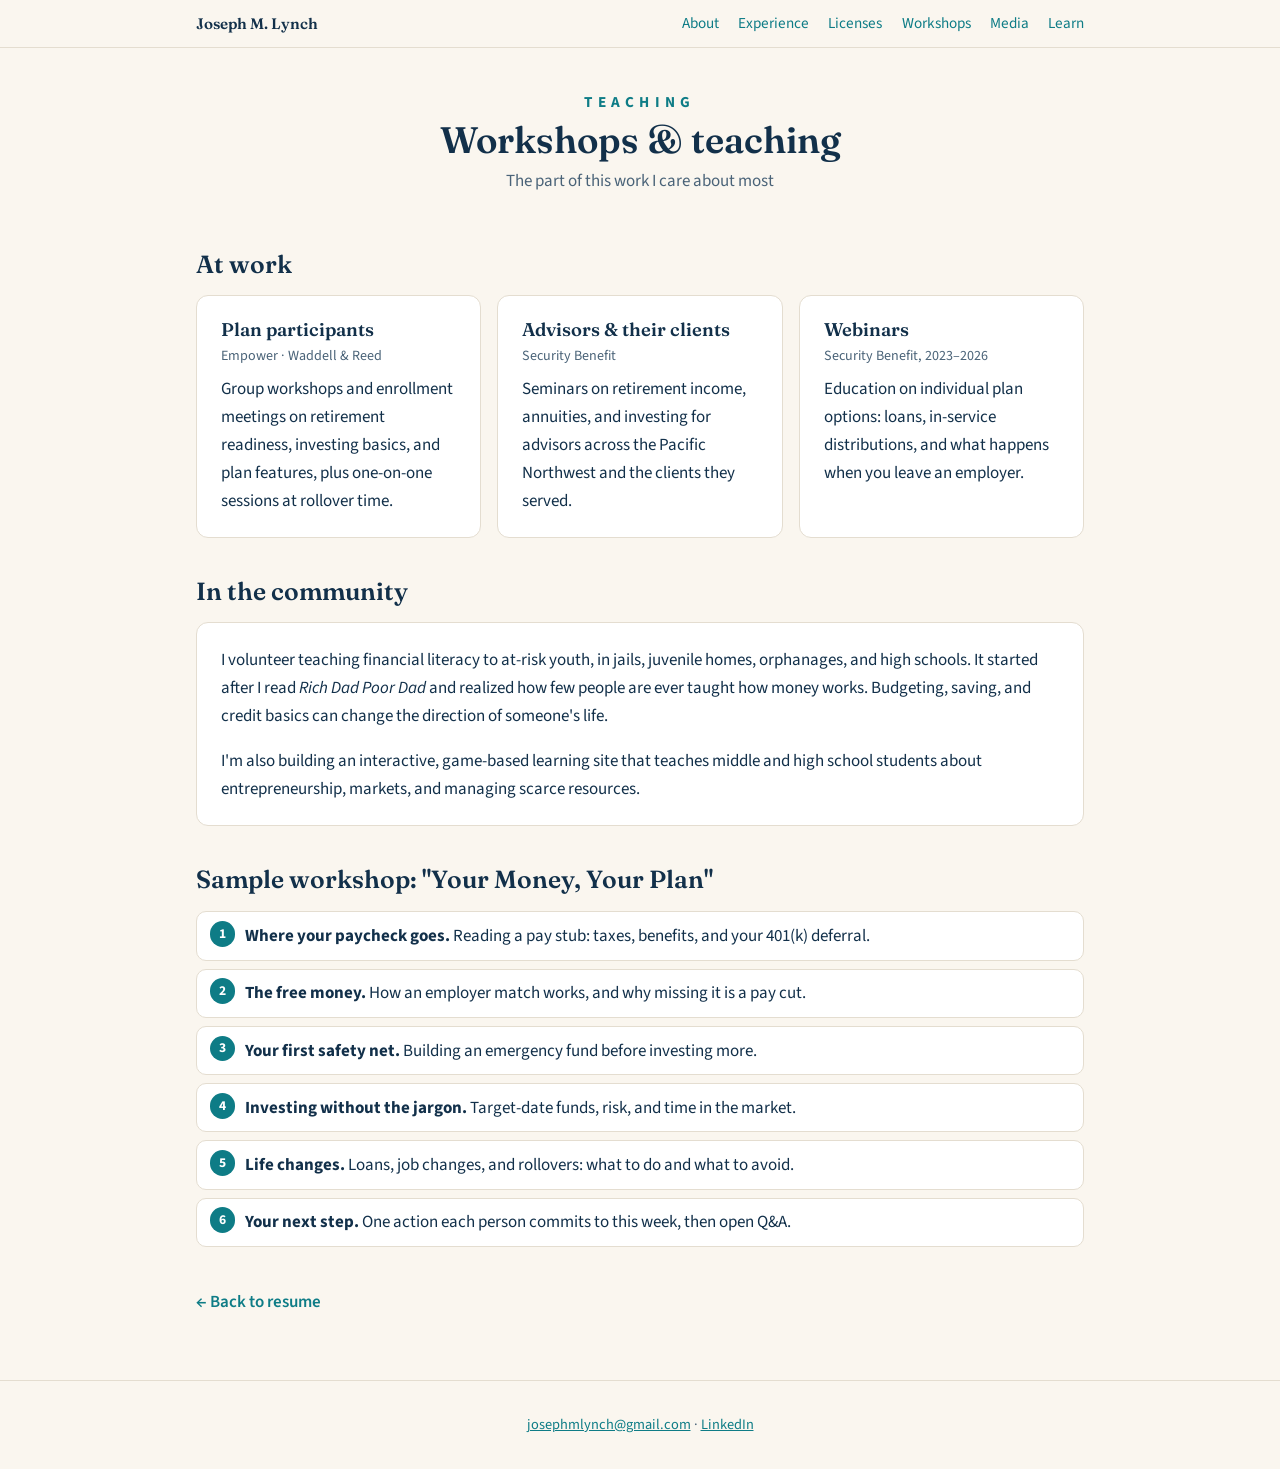
<file: workshops.html>
<!doctype html>
<html lang="en">
<head>
<meta charset="utf-8">
<meta name="viewport" content="width=device-width, initial-scale=1">
<title>Workshops & Teaching | Joseph M. Lynch</title>
<link rel="preconnect" href="https://fonts.googleapis.com">
<link href="https://fonts.googleapis.com/css2?family=Fraunces:wght@600&family=Source+Sans+3:wght@400;600;700&display=swap" rel="stylesheet">
<link rel="stylesheet" href="style.css">
</head>
<body>
<nav class="nav"><div class="nav-inner">
  <a class="brand" href="index.html">Joseph M. Lynch</a>
  <a href="index.html#about">About</a>
  <a href="index.html#experience">Experience</a>
  <a href="licenses.html">Licenses</a>
  <a href="workshops.html">Workshops</a>
  <a href="media.html">Media</a>
  <a href="learn.html">Learn</a>
</div></nav>

<main class="wrap">
  <header class="hero">
    <div class="aloha">TEACHING</div>
    <h1>Workshops &amp; teaching</h1>
    <p class="tagline">The part of this work I care about most</p>
  </header>

  <h2>At work</h2>
  <div class="grid">
    <div class="card"><h3>Plan participants</h3><p class="note" style="margin:0">Empower · Waddell &amp; Reed</p><p style="margin:.4rem 0 0">Group workshops and enrollment meetings on retirement readiness, investing basics, and plan features, plus one-on-one sessions at rollover time.</p></div>
    <div class="card"><h3>Advisors &amp; their clients</h3><p class="note" style="margin:0">Security Benefit</p><p style="margin:.4rem 0 0">Seminars on retirement income, annuities, and investing for advisors across the Pacific Northwest and the clients they served.</p></div>
    <div class="card"><h3>Webinars</h3><p class="note" style="margin:0">Security Benefit, 2023–2026</p><p style="margin:.4rem 0 0">Education on individual plan options: loans, in-service distributions, and what happens when you leave an employer.</p></div>
  </div>

  <h2>In the community</h2>
  <div class="card">
    <p style="margin-top:0">I volunteer teaching financial literacy to at-risk youth, in jails, juvenile homes, orphanages, and high schools. It started after I read <i>Rich Dad Poor Dad</i> and realized how few people are ever taught how money works. Budgeting, saving, and credit basics can change the direction of someone's life.</p>
    <p style="margin-bottom:0">I'm also building an interactive, game-based learning site that teaches middle and high school students about entrepreneurship, markets, and managing scarce resources.</p>
  </div>

  <h2>Sample workshop: "Your Money, Your Plan"</h2>
  <ol class="modules">
    <li><b>Where your paycheck goes.</b> Reading a pay stub: taxes, benefits, and your 401(k) deferral.</li>
    <li><b>The free money.</b> How an employer match works, and why missing it is a pay cut.</li>
    <li><b>Your first safety net.</b> Building an emergency fund before investing more.</li>
    <li><b>Investing without the jargon.</b> Target-date funds, risk, and time in the market.</li>
    <li><b>Life changes.</b> Loans, job changes, and rollovers: what to do and what to avoid.</li>
    <li><b>Your next step.</b> One action each person commits to this week, then open Q&amp;A.</li>
  </ol>

  <a class="back" href="index.html">← Back to resume</a>
</main>

<footer>
  <a href="mailto:josephmlynch@gmail.com">josephmlynch@gmail.com</a> ·
  <a href="https://www.linkedin.com/in/jmlynchcrpc-financial">LinkedIn</a>
</footer>
</body>
</html>
</file>
<file: style.css>
:root {
  --ink: #12304a;
  --ink-soft: #4a6378;
  --sea: #0e7c86;
  --sea-dark: #0a5c63;
  --sand: #faf6ef;
  --card: #ffffff;
  --line: #e4ddd0;
  --sun: #e8a33d;
  --radius: 12px;
}
* { box-sizing: border-box; }
html { scroll-behavior: smooth; }
body {
  margin: 0;
  background: var(--sand);
  color: var(--ink);
  font-family: "Source Sans 3", "Segoe UI", Helvetica, Arial, sans-serif;
  font-size: 17px;
  line-height: 1.65;
}
h1, h2, h3 { font-family: "Fraunces", Georgia, serif; font-weight: 600; line-height: 1.2; }
h1 { font-size: 2.3rem; margin: .2rem 0 .3rem; }
h2 { font-size: 1.55rem; margin: 2.4rem 0 1rem; }
h3 { font-size: 1.15rem; margin: 0 0 .25rem; }
a { color: var(--sea); }
a:hover { color: var(--sea-dark); }

.nav {
  position: sticky; top: 0; z-index: 10;
  background: rgba(250, 246, 239, .95);
  border-bottom: 1px solid var(--line);
}
.nav-inner {
  max-width: 920px; margin: 0 auto; padding: .7rem 16px;
  display: flex; flex-wrap: wrap; gap: .4rem 1.2rem; align-items: center;
}
.nav .brand { font-family: "Fraunces", Georgia, serif; font-weight: 600; color: var(--ink); text-decoration: none; margin-right: auto; }
.nav a { text-decoration: none; font-size: .95rem; }

.wrap { max-width: 920px; margin: 0 auto; padding: 0 16px 4rem; }

.hero { text-align: center; padding: 2.6rem 0 1rem; }
.aloha { letter-spacing: .35em; color: var(--sea); font-weight: 700; font-size: .95rem; }
.headshot {
  width: 150px; height: 150px; border-radius: 50%; object-fit: cover;
  border: 4px solid #fff; box-shadow: 0 2px 10px rgba(18, 48, 74, .12); margin-top: 1rem;
}
.tagline { color: var(--ink-soft); margin: 0; }

.badges { display: flex; flex-wrap: wrap; justify-content: center; gap: .5rem; margin: 1.2rem 0 0; padding: 0; list-style: none; }
.badge {
  display: inline-block; padding: .35rem .85rem; border-radius: 999px;
  background: #e3f2f1; color: var(--sea-dark); border: 1px solid #b9dedb;
  font-weight: 600; font-size: .9rem; text-decoration: none;
}
a.badge:hover { background: var(--sea); color: #fff; border-color: var(--sea); }
.badge.plain { background: #fff; color: var(--ink-soft); border-color: var(--line); }
.hint { text-align: center; font-size: .85rem; color: var(--ink-soft); margin-top: .5rem; }

.card { background: var(--card); border: 1px solid var(--line); border-radius: var(--radius); padding: 1.4rem 1.5rem; }
.about p { margin: 0 0 1rem; }
.about p:last-child { margin-bottom: 0; }

.job { border-left: 3px solid var(--sea); padding: .2rem 0 .2rem 1.1rem; margin: 0 0 1.8rem; }
.job .meta { color: var(--ink-soft); font-size: .95rem; margin-bottom: .4rem; }
.job ul { margin: .3rem 0 0; padding-left: 1.1rem; }
.job li { margin-bottom: .3rem; }
.job.break { border-left-color: var(--line); }
.stat { color: var(--sea-dark); font-weight: 700; }

.grid { display: grid; grid-template-columns: repeat(auto-fit, minmax(240px, 1fr)); gap: 1rem; }
.tile { display: block; text-decoration: none; color: var(--ink); }
.tile:hover { border-color: var(--sea); }
.tile p { margin: .2rem 0 0; color: var(--ink-soft); font-size: .95rem; }
.tile .go { color: var(--sea); font-weight: 600; font-size: .9rem; margin-top: .6rem; display: inline-block; }

.table-wrap { overflow-x: auto; border: 1px solid var(--line); border-radius: var(--radius); background: #fff; }
table { border-collapse: collapse; width: 100%; min-width: 720px; font-size: .95rem; }
th, td { text-align: left; vertical-align: top; padding: .75rem .9rem; border-bottom: 1px solid var(--line); }
thead th { background: var(--ink); color: #fff; font-family: "Fraunces", Georgia, serif; font-weight: 600; }
tbody th { background: #f4efe5; width: 150px; }
tr:last-child th, tr:last-child td { border-bottom: none; }
td.hl { background: #eef7f6; }

.modules { counter-reset: m; list-style: none; padding: 0; display: grid; gap: .5rem; }
.modules li { counter-increment: m; background: #fff; border: 1px solid var(--line); border-radius: 10px; padding: .6rem .9rem .6rem 3rem; position: relative; }
.modules li::before {
  content: counter(m); position: absolute; left: .8rem; top: .55rem;
  width: 1.6rem; height: 1.6rem; border-radius: 50%; background: var(--sea); color: #fff;
  font-weight: 700; font-size: .85rem; display: flex; align-items: center; justify-content: center;
}
.facts { display: grid; grid-template-columns: repeat(auto-fit, minmax(160px, 1fr)); gap: .8rem; margin: 1rem 0; }
.fact { background: #fff; border: 1px solid var(--line); border-radius: 10px; padding: .8rem 1rem; text-align: center; }
.fact b { display: block; font-family: "Fraunces", Georgia, serif; font-size: 1.5rem; color: var(--sea-dark); }
.fact span { font-size: .88rem; color: var(--ink-soft); }

.photos { display: grid; grid-template-columns: 1fr 1fr; gap: .8rem; }
.photos img { width: 100%; height: 220px; object-fit: cover; border-radius: var(--radius); }

.back { display: inline-block; margin-top: 1.5rem; font-weight: 600; text-decoration: none; }
.source { font-size: .88rem; color: var(--ink-soft); margin-top: 1rem; }
.note { font-size: .88rem; color: var(--ink-soft); }
footer { text-align: center; color: var(--ink-soft); font-size: .9rem; padding: 2rem 16px; border-top: 1px solid var(--line); }

/* Sunset banner (home page) */
.banner { height: 430px; background: url("sunset.jpg") center 40% / cover no-repeat; position: relative; }
.banner::after { content: ""; position: absolute; inset: 0; background: linear-gradient(to bottom, rgba(0,0,0,0) 55%, rgba(250,246,239,.92) 100%); }
.banner-aloha {
  position: absolute; z-index: 1; top: 60px; left: 0; right: 0; margin: 0; text-align: center;
  color: #fff; font-family: Georgia, "Times New Roman", serif; font-size: 4.2rem;
  letter-spacing: .55em; padding-left: .55em; text-shadow: 0 2px 14px rgba(120,50,0,.45);
}
.banner-aloha span { display: inline-block; opacity: 0; transform: translateY(12px); animation: rise .9s ease-out forwards; }
.banner-aloha span:nth-child(2) { animation-delay: .15s; }
.banner-aloha span:nth-child(3) { animation-delay: .3s; }
.banner-aloha span:nth-child(4) { animation-delay: .45s; }
.banner-aloha span:nth-child(5) { animation-delay: .6s; }
@keyframes rise { to { opacity: 1; transform: none; } }
@media (prefers-reduced-motion: reduce) { .banner-aloha span { animation: none; opacity: 1; transform: none; } }
.profile {
  position: relative; z-index: 2; margin-top: -110px; padding: 0 1.5rem 1.8rem;
  background: var(--card); border: 1px solid var(--line); border-radius: var(--radius);
  box-shadow: 0 10px 30px rgba(0,0,0,.08);
}
.profile .headshot { width: 180px; height: 180px; border-width: 6px; margin-top: -90px; }

@media (max-width: 600px) {
  .banner { height: 270px; }
  .banner-aloha { top: 28px; font-size: 2.2rem; letter-spacing: .4em; padding-left: .4em; }
  .profile { margin-top: -70px; }
  .profile .headshot { width: 140px; height: 140px; margin-top: -70px; }
  h1 { font-size: 1.8rem; }
  .photos { grid-template-columns: 1fr; }
  .photos img { height: 180px; }
  .card { padding: 1.1rem; }
}

/* Media */
.video .frame { position: relative; padding-top: 56.25%; margin: -.2rem 0 .8rem; border-radius: 8px; overflow: hidden; background: #000; }
.video iframe { position: absolute; inset: 0; width: 100%; height: 100%; border: 0; }

/* Resume download button */
.btn { display: inline-block; margin-top: 1rem; padding: .55rem 1.1rem; border-radius: 999px; background: var(--sea); color: #fff; font-weight: 600; text-decoration: none; }
.btn:hover { background: var(--sea-dark); color: #fff; }
</file>
